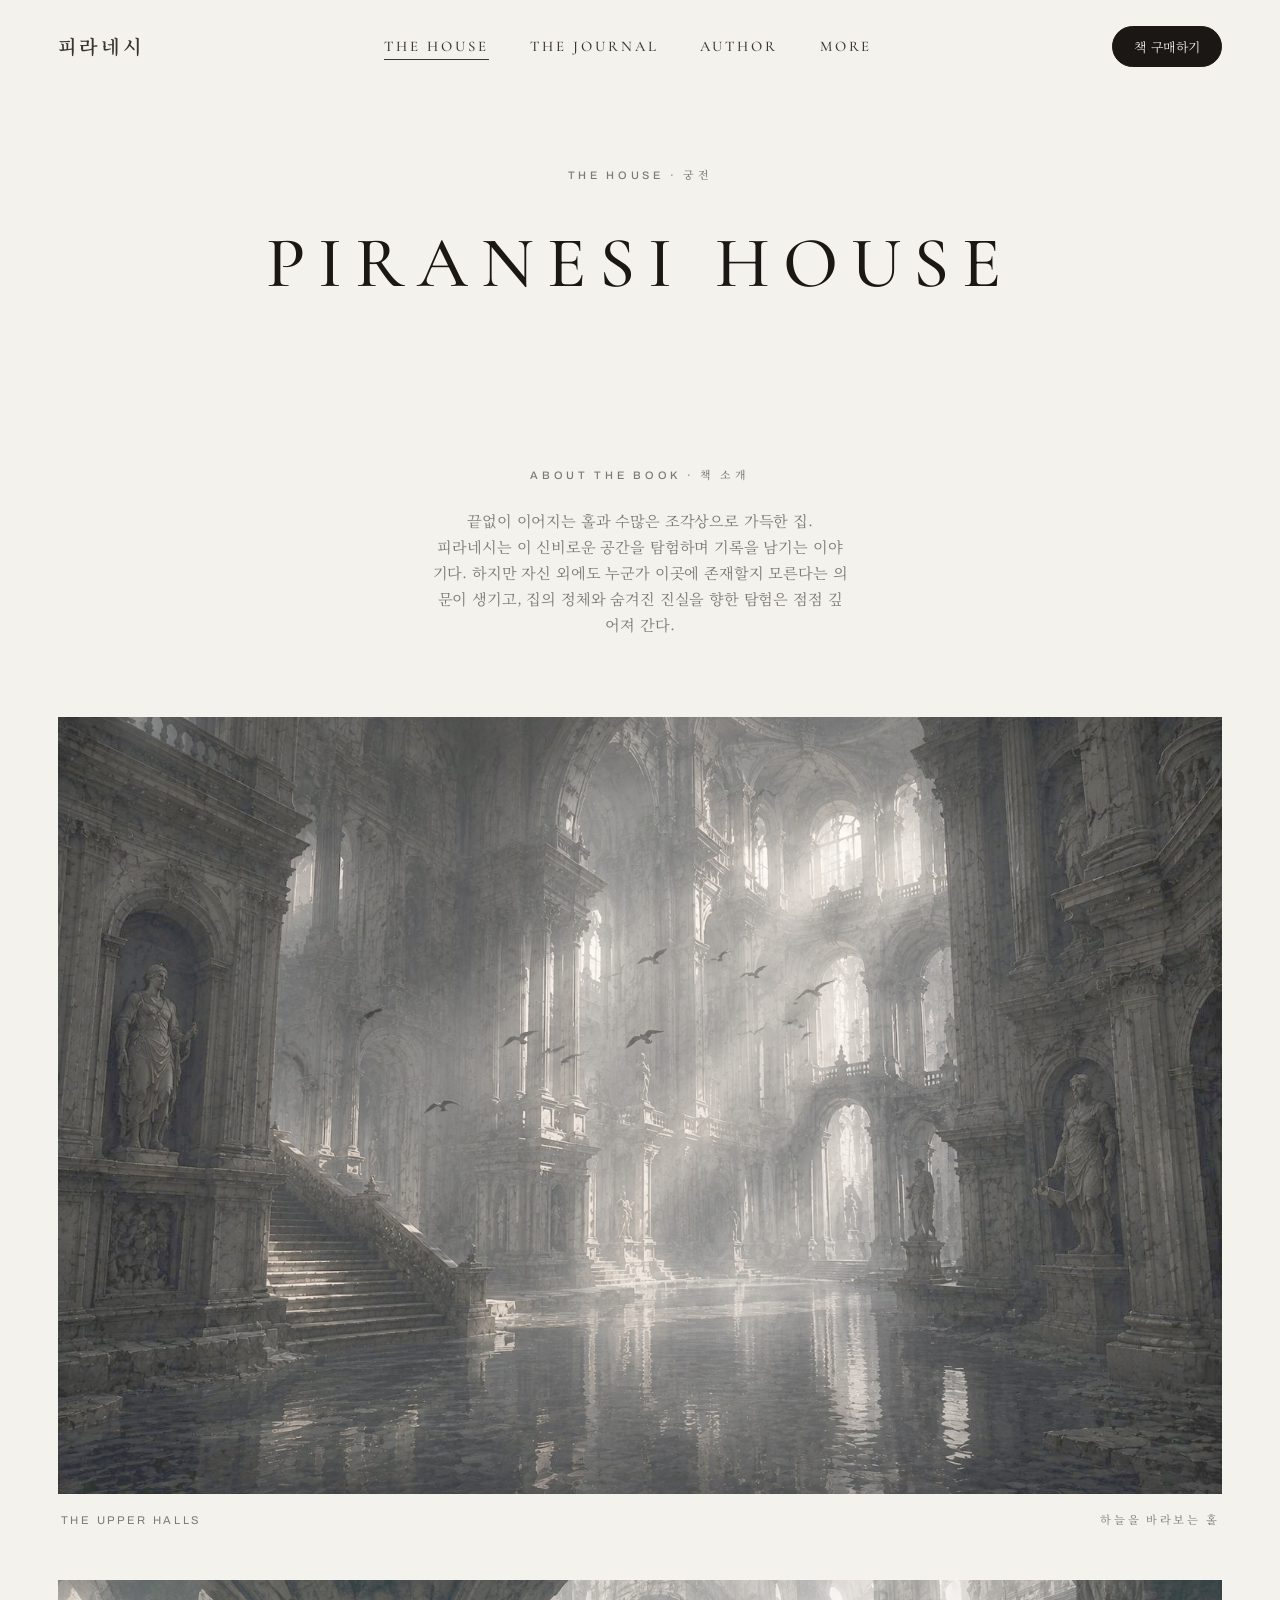
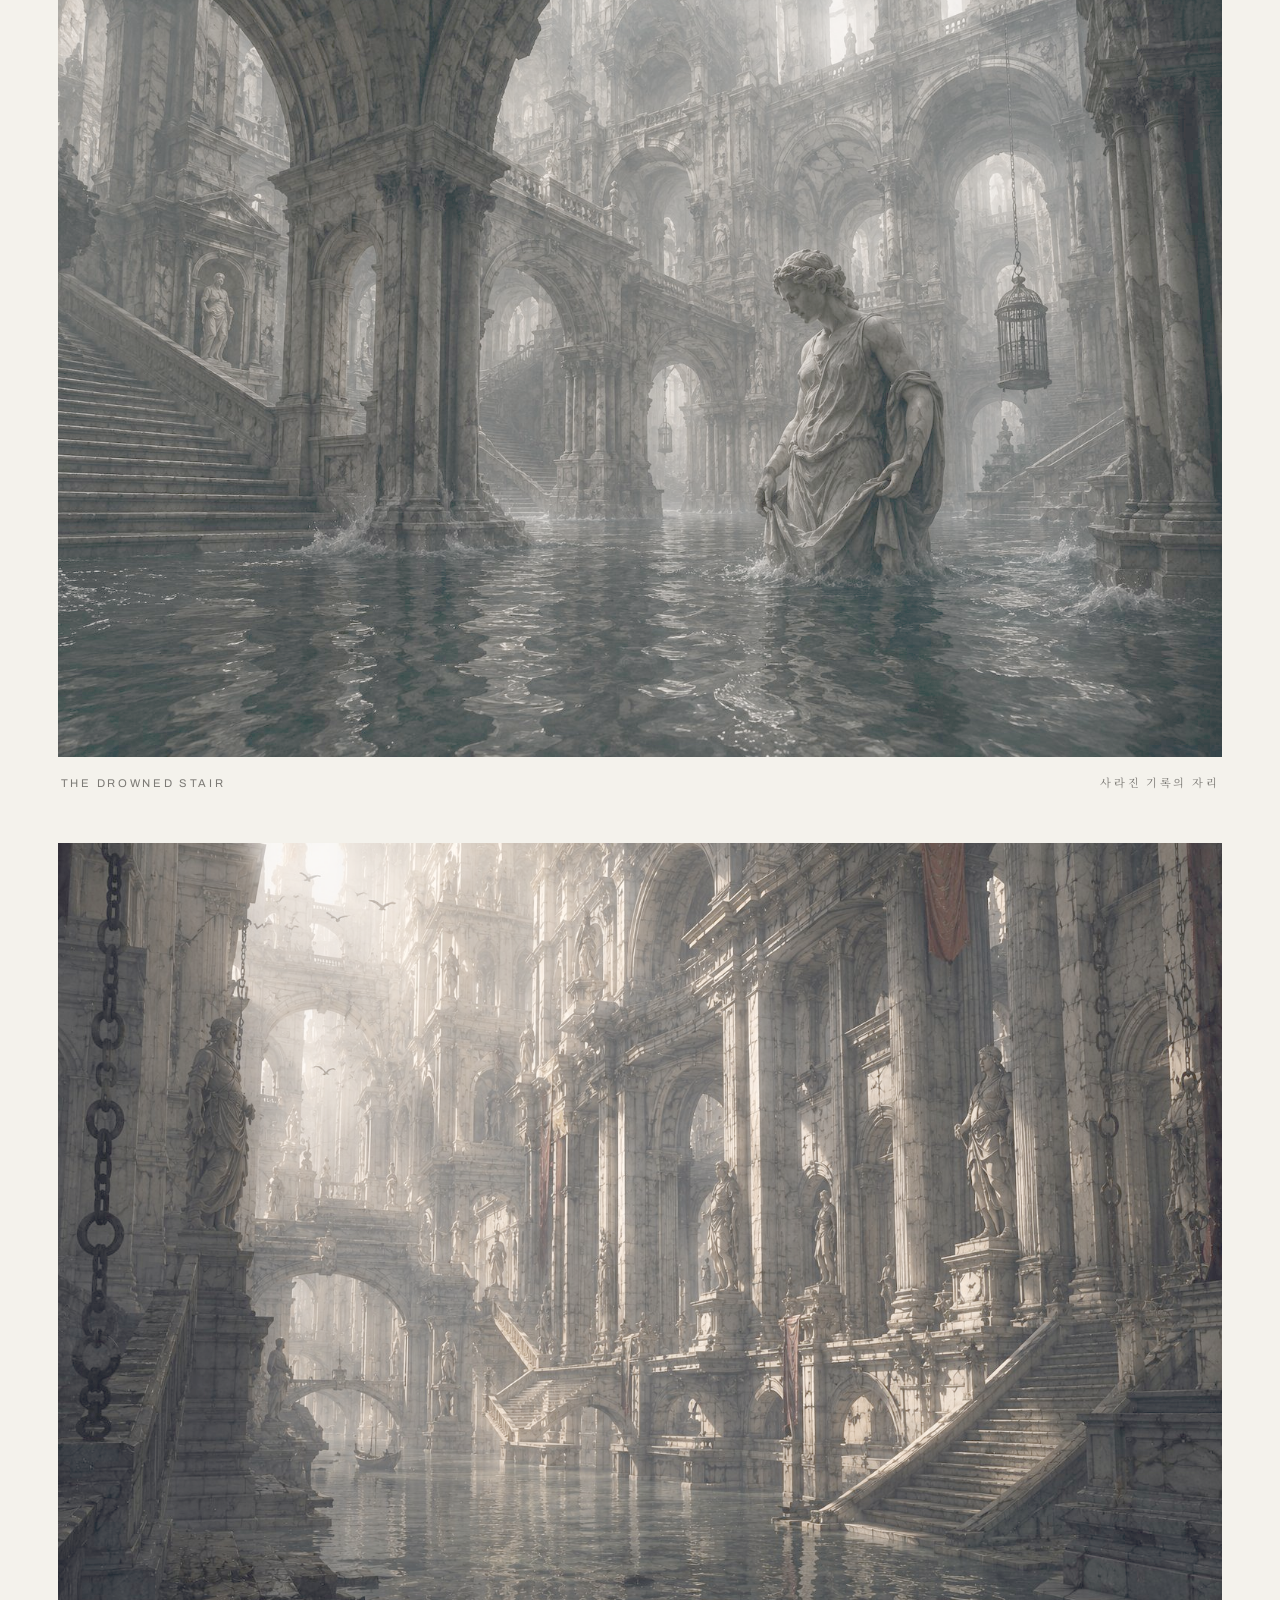
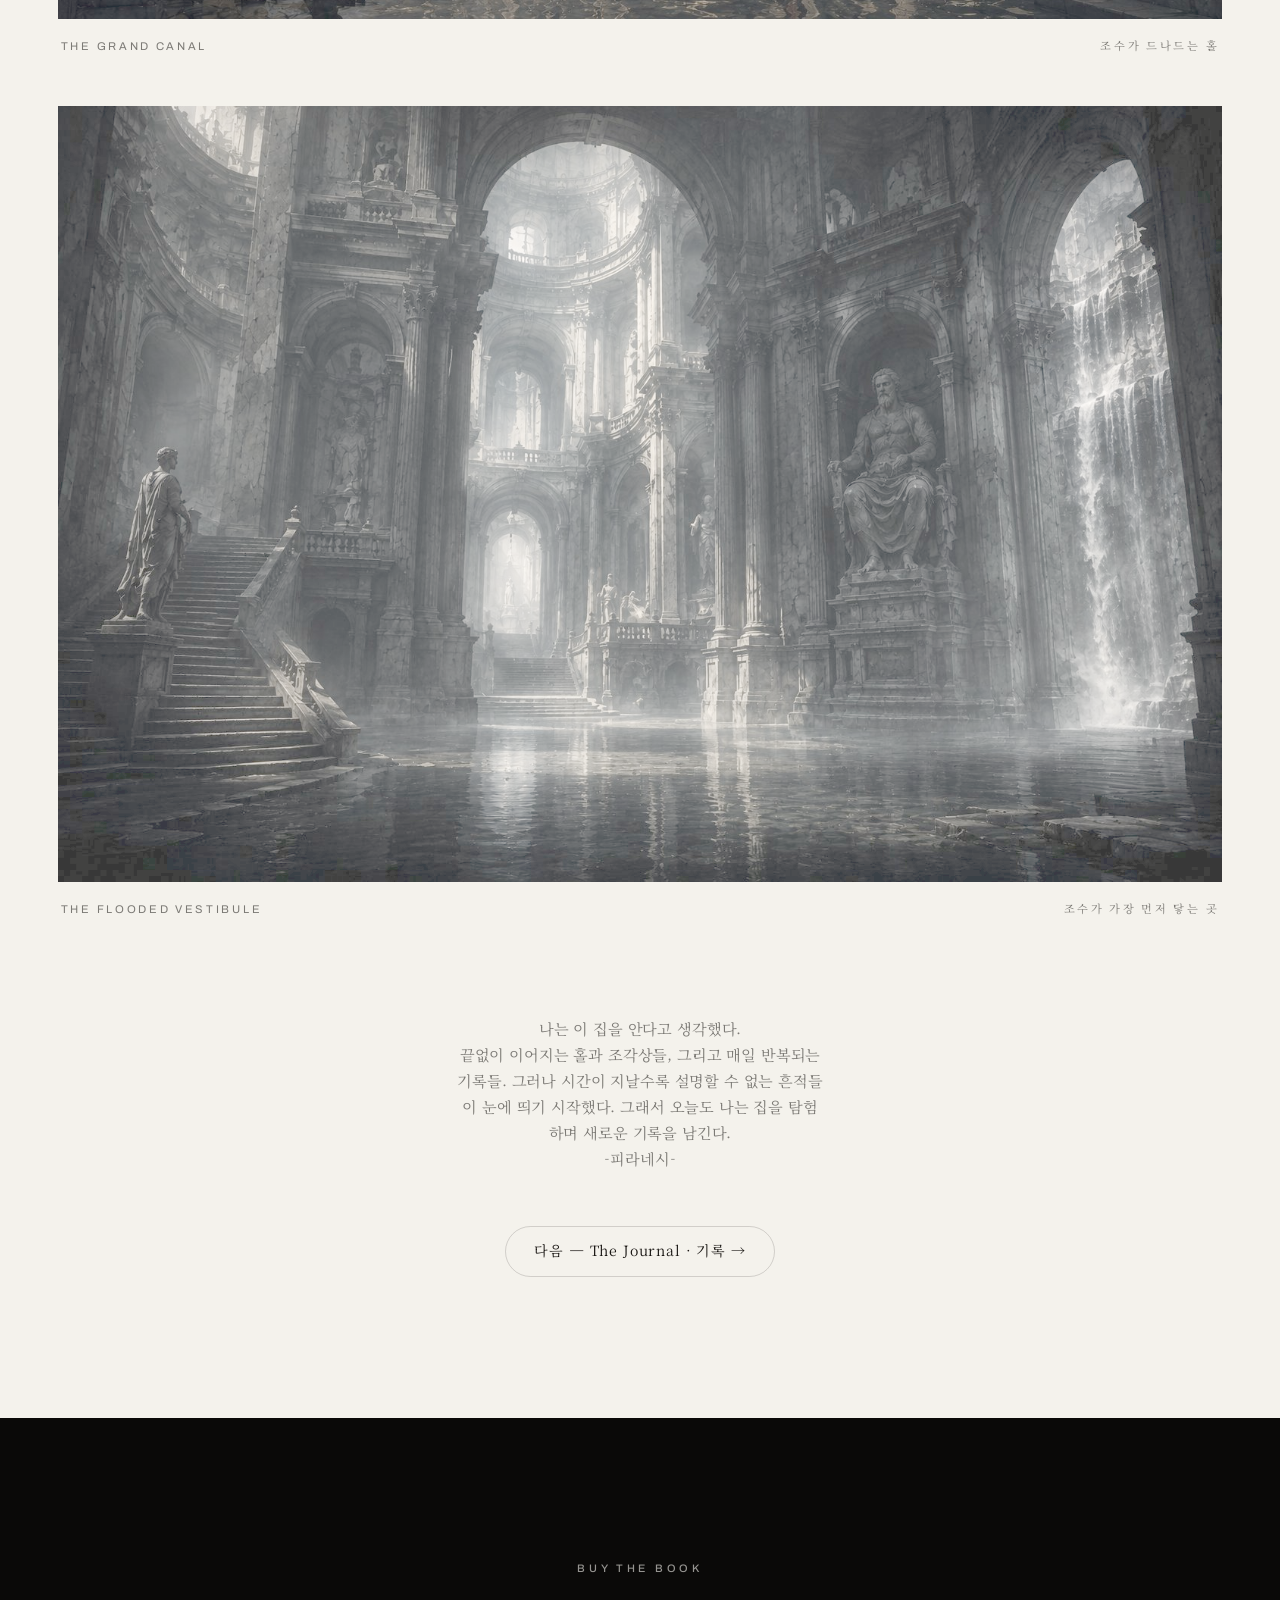
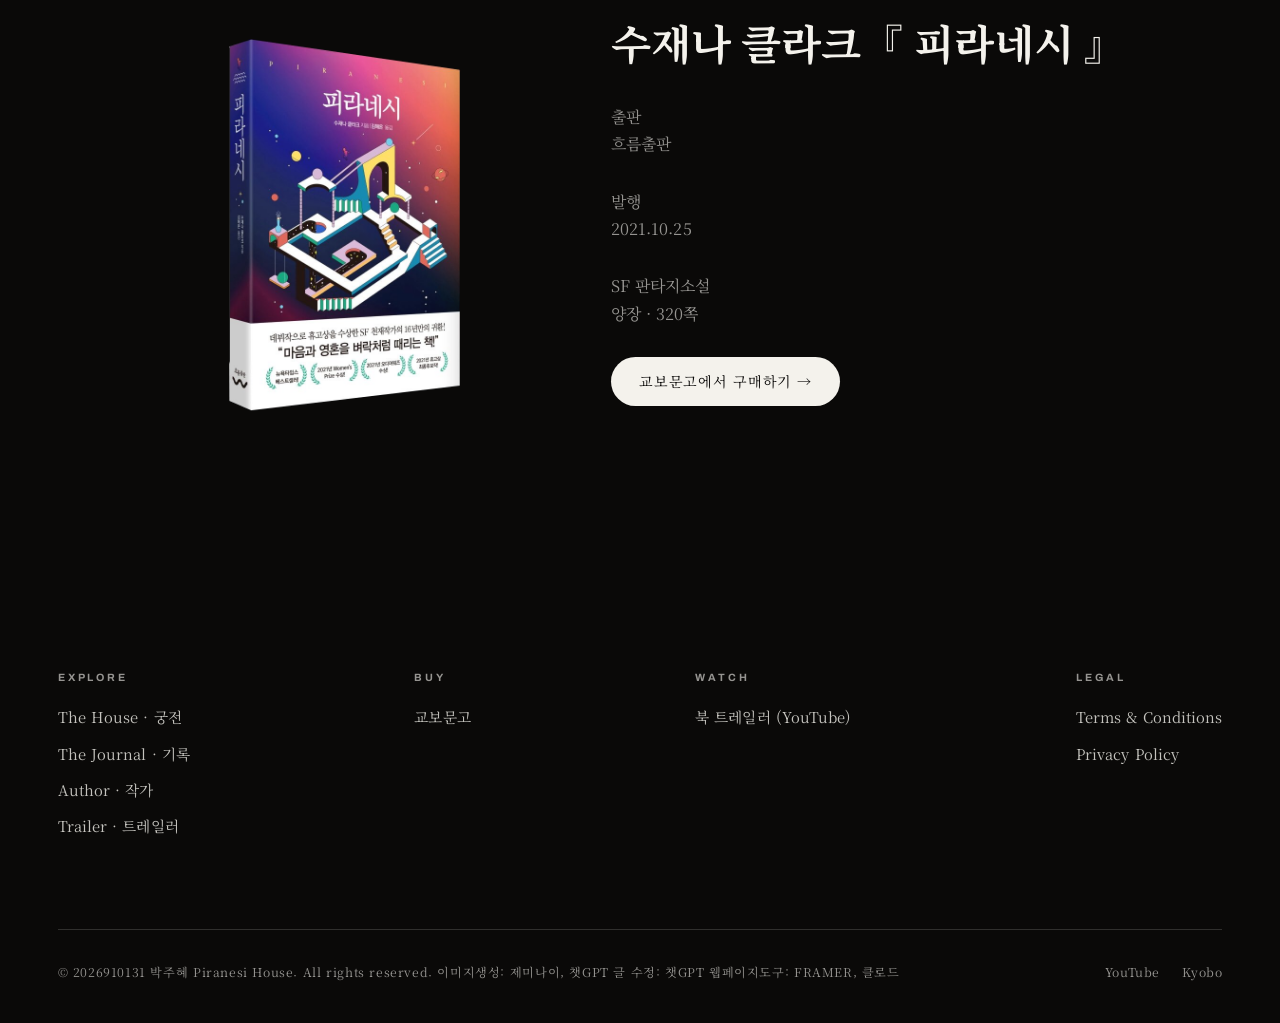
<file: house.html>
<!DOCTYPE html>
<html lang="ko">
<head>
  <meta charset="UTF-8" />
  <meta name="viewport" content="width=device-width, initial-scale=1.0" />
  <title>The House · 궁전 — PIRANESI</title>
  <meta name="description" content="피라네시의 집. 빛이 스미는 무한한 홀과 조수에 잠긴 계단." />
  <link rel="preconnect" href="https://fonts.googleapis.com" />
  <link rel="preconnect" href="https://fonts.gstatic.com" crossorigin />
  <link href="https://fonts.googleapis.com/css2?family=Archivo:wght@400;500;600&family=Cormorant+Garamond:ital,wght@0,400;0,500;0,600;1,400;1,500&family=Noto+Serif+KR:wght@400;500;600&display=swap" rel="stylesheet" />
  <link rel="stylesheet" href="css/style.css" />
</head>
<body>

  <!-- ===== NAV ===== -->
  <nav class="nav nav--scrolled">
    <a href="index.html" class="nav__brand">피라네시</a>
    <ul class="nav__links">
      <li><a href="house.html" aria-current="page">The House</a></li>
      <li><a href="journal.html">The Journal</a></li>
      <li><a href="index.html#author">Author</a></li>
      <li><a href="index.html#trailer">More</a></li>
    </ul>
    <a href="https://product.kyobobook.co.kr/detail/S000001029413" target="_blank" rel="noopener noreferrer" class="nav__cta">책 구매하기</a>
    <button class="nav__toggle" aria-label="메뉴 열기">MENU</button>
  </nav>

  <main>
    <!-- ===== HOUSE HERO ===== -->
    <section class="house-hero container">
      <span class="eyebrow" data-reveal>The House · 궁전</span>
      <h1 data-reveal data-delay="1">PIRANESI HOUSE</h1>
    </section>

    <!-- ===== ABOUT THE BOOK (책 소개) ===== -->
    <section class="section intro container" style="padding-bottom:0">
      <span class="eyebrow" data-reveal>About the Book · 책 소개</span>
      <p class="intro__text" data-reveal data-delay="1" style="margin-top:1.5rem; max-width:52ch">
        끝없이 이어지는 홀과 수많은 조각상으로 가득한 집.<br> 피라네시는 이 신비로운 공간을 탐험하며
        기록을 남기는 이야기다. 하지만 자신 외에도 누군가 이곳에 존재할지 모른다는 의문이 생기고,
        집의 정체와 숨겨진 진실을 향한 탐험은 점점 깊어져 간다.
      </p>
    </section>

    <!-- ===== STACKED GALLERY ===== -->
    <section class="section container" style="padding-top:0">
      <div class="gallery-stack">
        <figure data-reveal>
          <img src="assets/img/hall-birds.png" alt="새들이 날아오르는 상층의 홀" />
          <figcaption><span>The Upper Halls</span><span>하늘을 바라보는 홀</span></figcaption>
        </figure>
        <figure data-reveal>
          <img src="assets/img/hall-statue.png" alt="옥좌에 앉은 조각상과 폭포" />
          <figcaption><span>The Drowned Stair</span><span>사라진 기록의 자리</span></figcaption>
        </figure>
        <figure data-reveal>
          <img src="assets/img/hall-chains.png" alt="사슬이 드리운 대운하의 홀" />
          <figcaption><span>The Grand Canal</span><span>조수가 드나드는 홀</span></figcaption>
        </figure>
        <figure data-reveal>
          <img src="assets/img/hall-waterfall.png" alt="물에 잠긴 폭포의 홀" />
          <figcaption><span>The Flooded Vestibule</span><span>조수가 가장 먼저 닿는 곳</span></figcaption>
        </figure>
      </div>
      <div style="text-align:center; margin-top:clamp(3rem,7vw,5rem)" data-reveal>
        <p class="intro__text" data-reveal data-delay="2" style="margin-top:1.5rem">
        나는 이 집을 안다고 생각했다. <br>
        끝없이 이어지는 홀과 조각상들, 그리고 매일 반복되는 기록들.
        그러나 시간이 지날수록 설명할 수 없는 흔적들이 눈에 띄기 시작했다.
        그래서 오늘도 나는 집을 탐험하며 새로운 기록을 남긴다.<br>
        -피라네시-
      </p>
      <br>
      <br>
        <a href="journal.html" class="btn btn--ghost">다음 — The Journal · 기록 →</a>
      </div>
    </section>
  </main>

    <section id="buy" class="theme-dark section buy">
    <div class="container">
      <span class="eyebrow" data-reveal>Buy the Book</span>
      <div class="buy__grid">
        <a class="book book--mockup" data-reveal href="https://product.kyobobook.co.kr/detail/S000001029413" target="_blank" rel="noopener noreferrer" aria-label="교보문고에서 피라네시 구매">
          <img class="book__img" src="assets/img/book-cover.png" alt="피라네시 책 표지 — 수재나 클라크 지음, 김해온 옮김, 흐름출판" />
        </a>
        <div class="buy__info" data-reveal data-delay="1">
          <h3>수재나 클라크『 피라네시 』</h3>
          <p>출판<br />흐름출판</p>
          <p>발행<br />2021.10.25</p>
          <p>SF 판타지소설<br />양장 · 320쪽</p>
          <a href="https://product.kyobobook.co.kr/detail/S000001029413" target="_blank" rel="noopener noreferrer" class="btn btn--solid">교보문고에서 구매하기 →</a>
          <div class="buy__stores">
          </div>
        </div>
      </div>
    </div>
  </section>


  <!-- ===== FOOTER ===== -->
  <footer class="footer">
    <div class="container">
      <div class="footer__cols">
        <div class="footer__col">
          <h4>Explore</h4>
          <a href="house.html">The House · 궁전</a>
          <a href="journal.html">The Journal · 기록</a>
          <a href="index.html#author">Author · 작가</a>
          <a href="index.html#trailer">Trailer · 트레일러</a>
        </div>
        <div class="footer__col">
          <h4>Buy</h4>
          <a href="https://product.kyobobook.co.kr/detail/S000001029413" target="_blank" rel="noopener noreferrer">교보문고</a>
        </div>
        <div class="footer__col">
          <h4>Watch</h4>
          <a href="https://www.youtube.com/watch?v=UggPg6CHNbs" target="_blank" rel="noopener noreferrer">북 트레일러 (YouTube)</a>
        </div>
        <div class="footer__col">
          <h4>Legal</h4>
          <a href="#">Terms &amp; Conditions</a>
          <a href="#">Privacy Policy</a>
        </div>
      </div>
      <div class="footer__bottom">
        <span>© 2026910131 박주혜 Piranesi House. All rights reserved. 이미지생성: 제미나이, 챗GPT 글 수정: 챗GPT 웹페이지도구: FRAMER, 클로드</span>
        <div class="footer__social">
          <a href="https://www.youtube.com/watch?v=UggPg6CHNbs" target="_blank" rel="noopener noreferrer" class="link">YouTube</a>
          <a href="https://product.kyobobook.co.kr/detail/S000001029413" target="_blank" rel="noopener noreferrer" class="link">Kyobo</a>
        </div>
      </div>
    </div>
  </footer>

  <script src="js/main.js"></script>
</body>
</html>
</file>
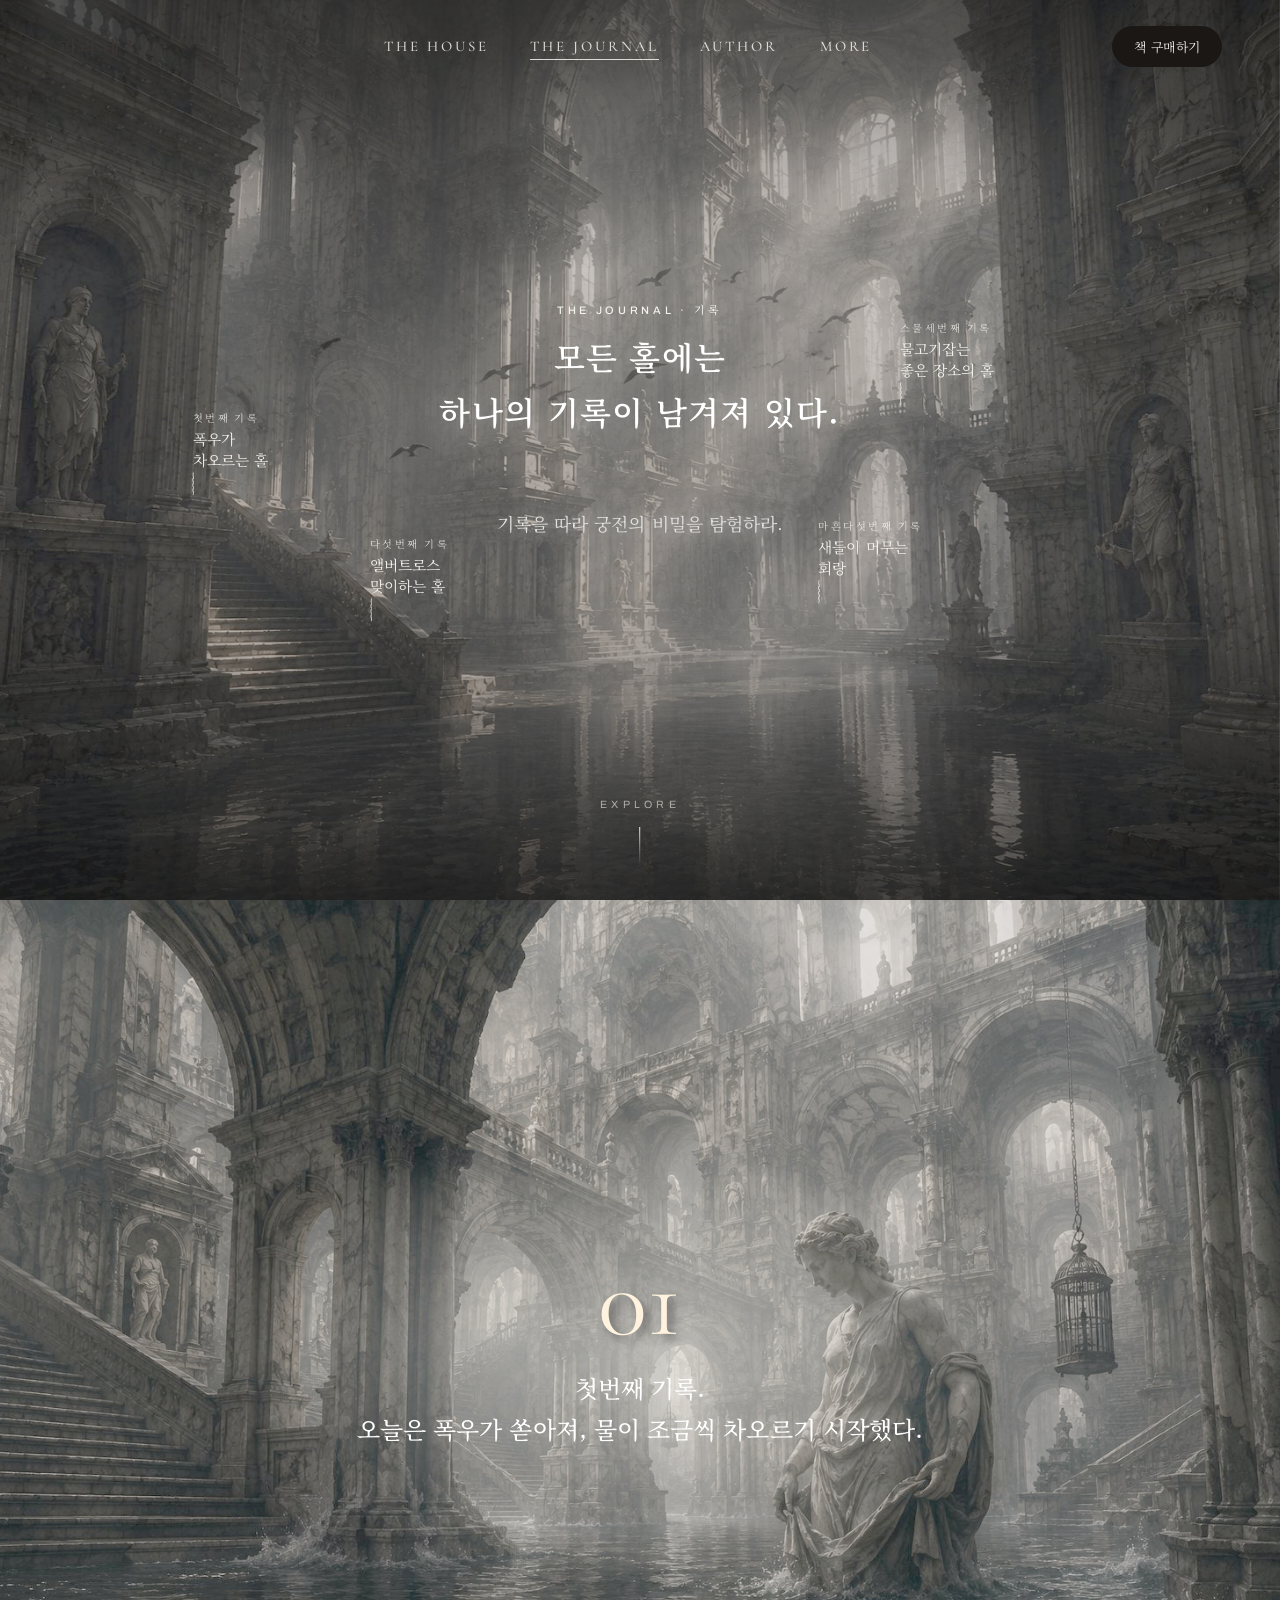
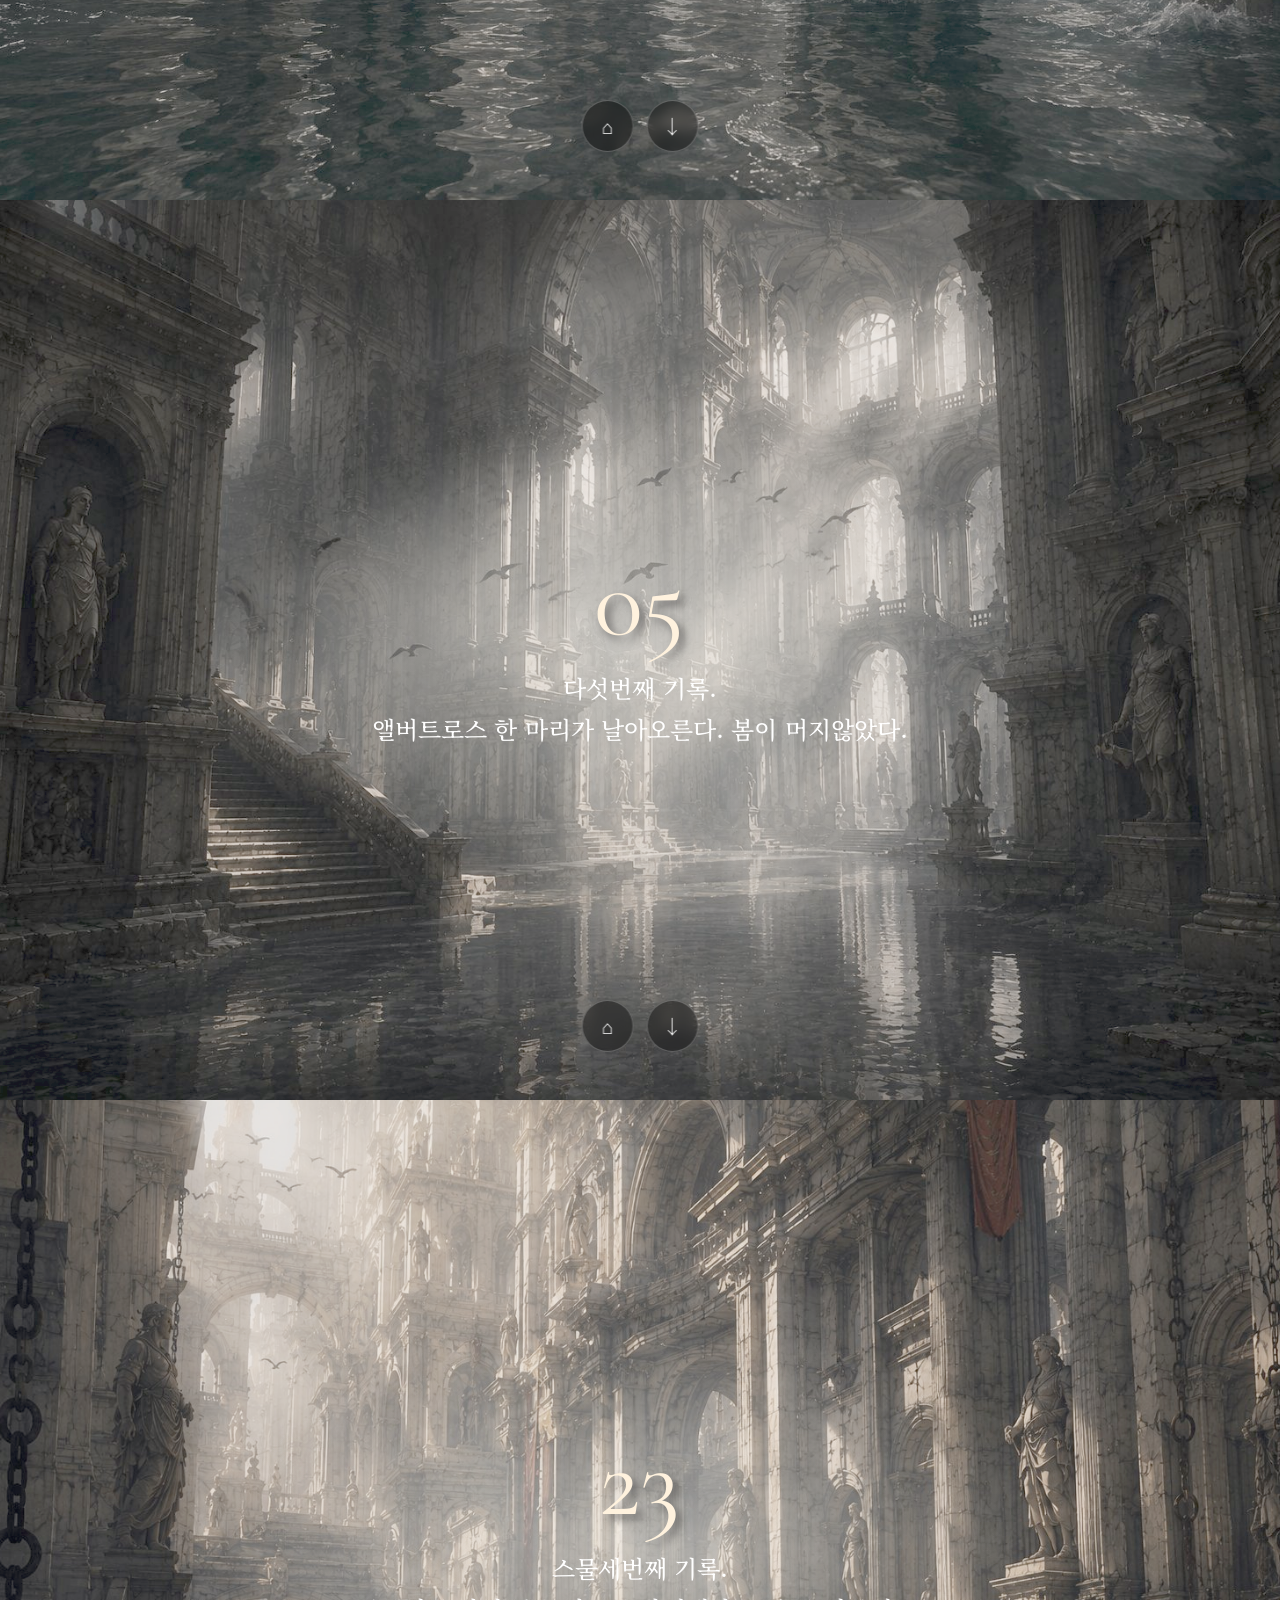
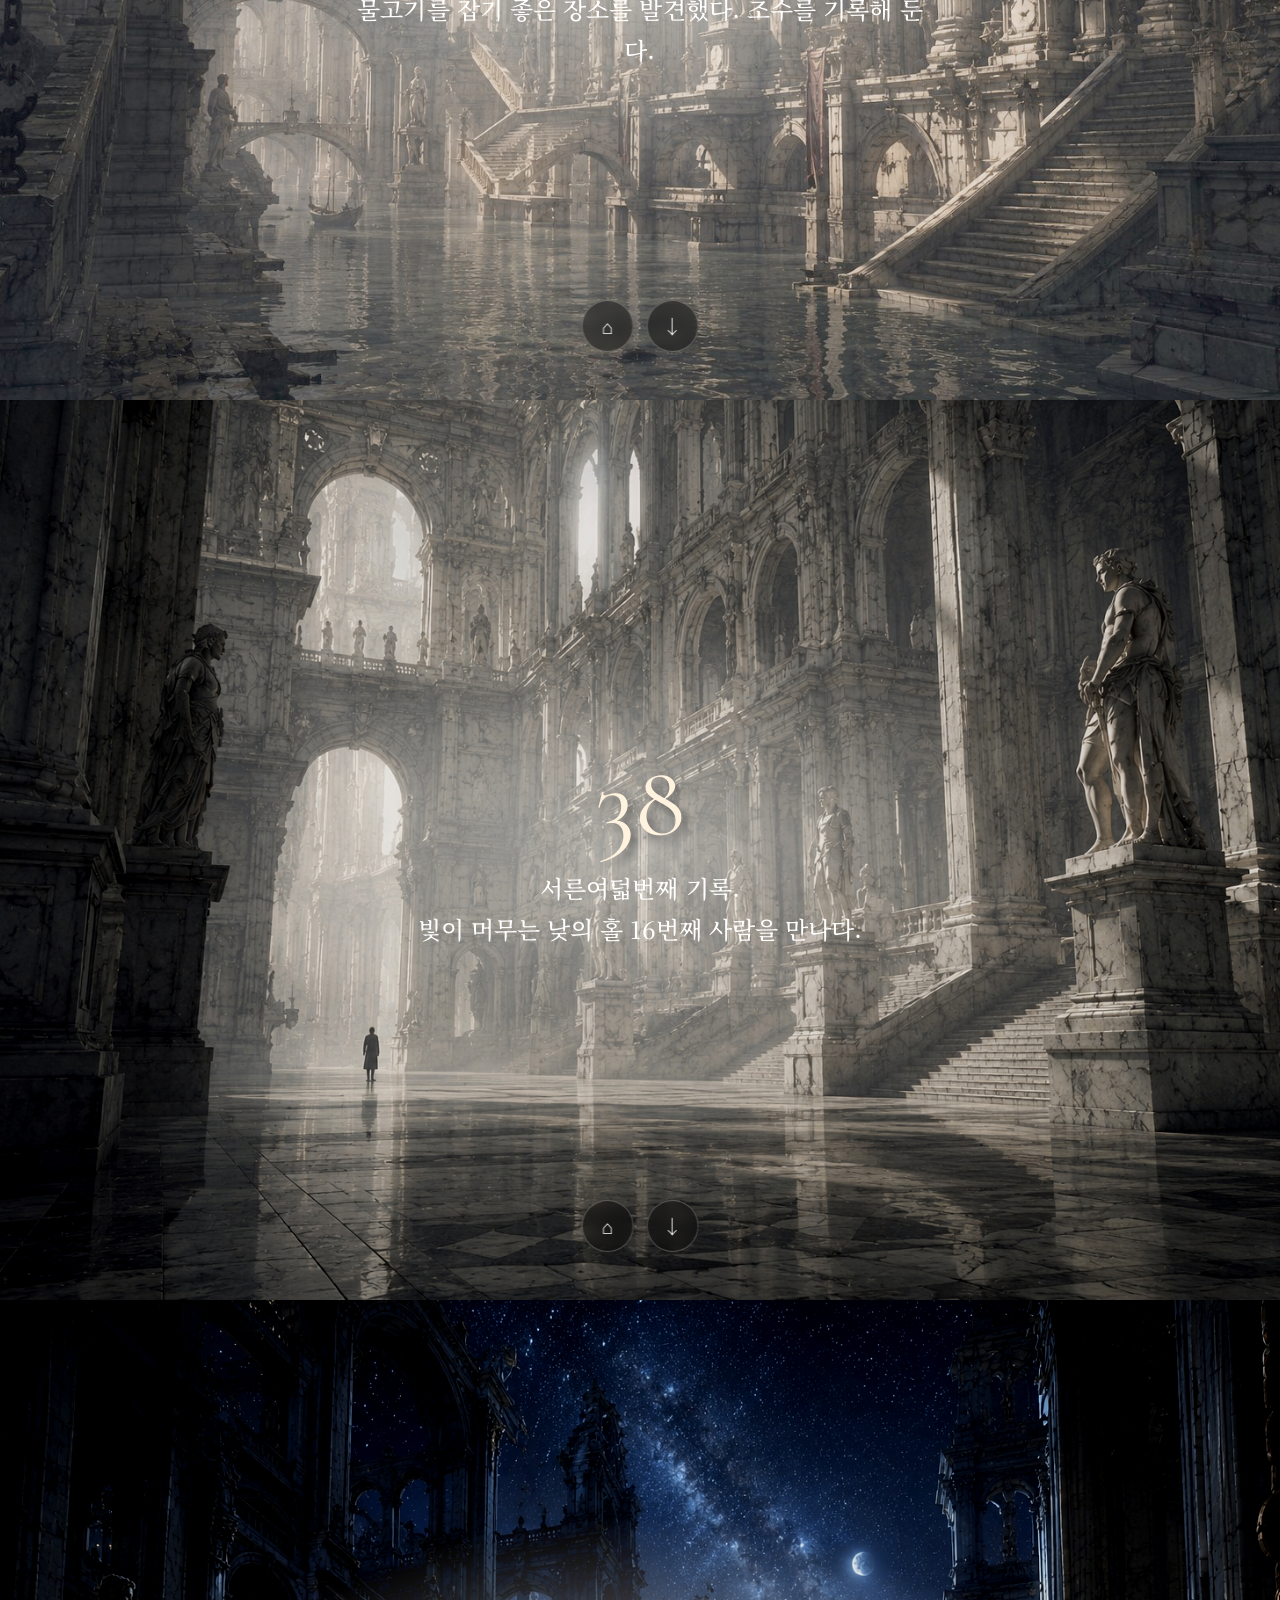
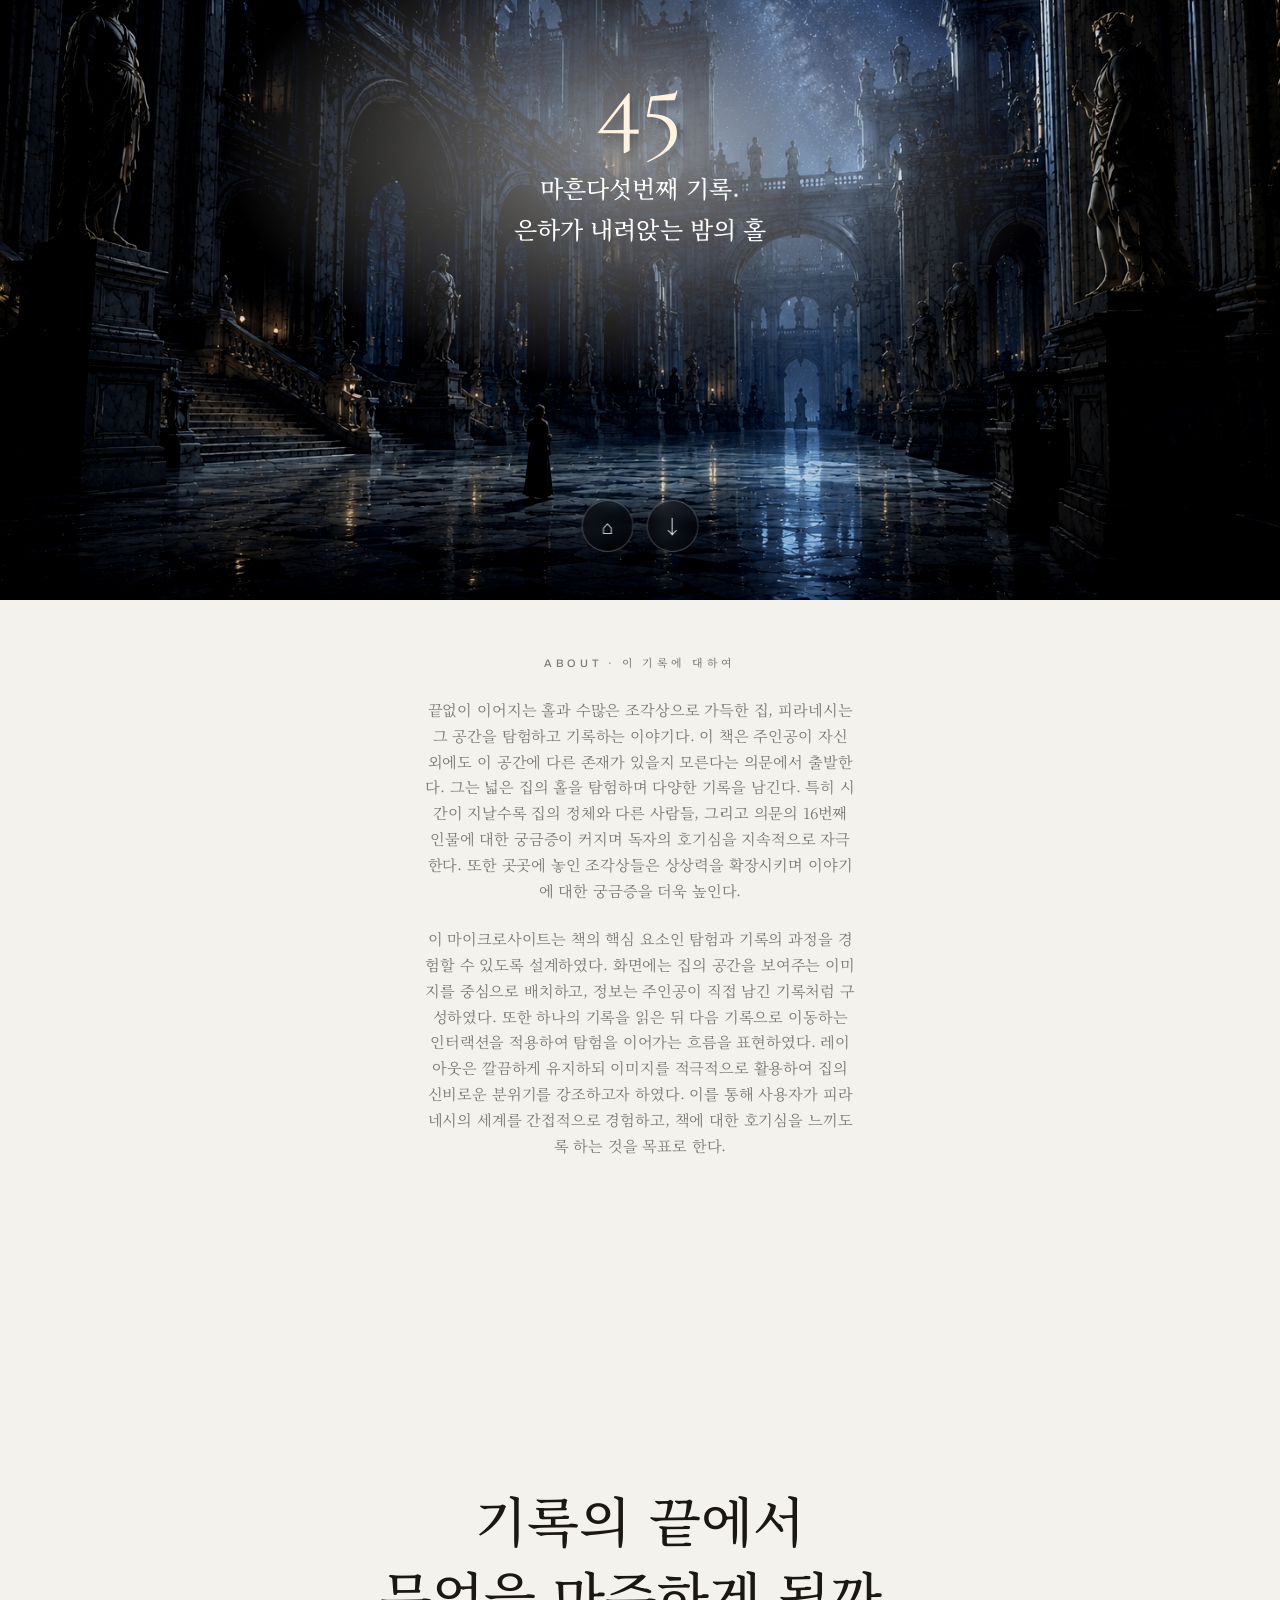
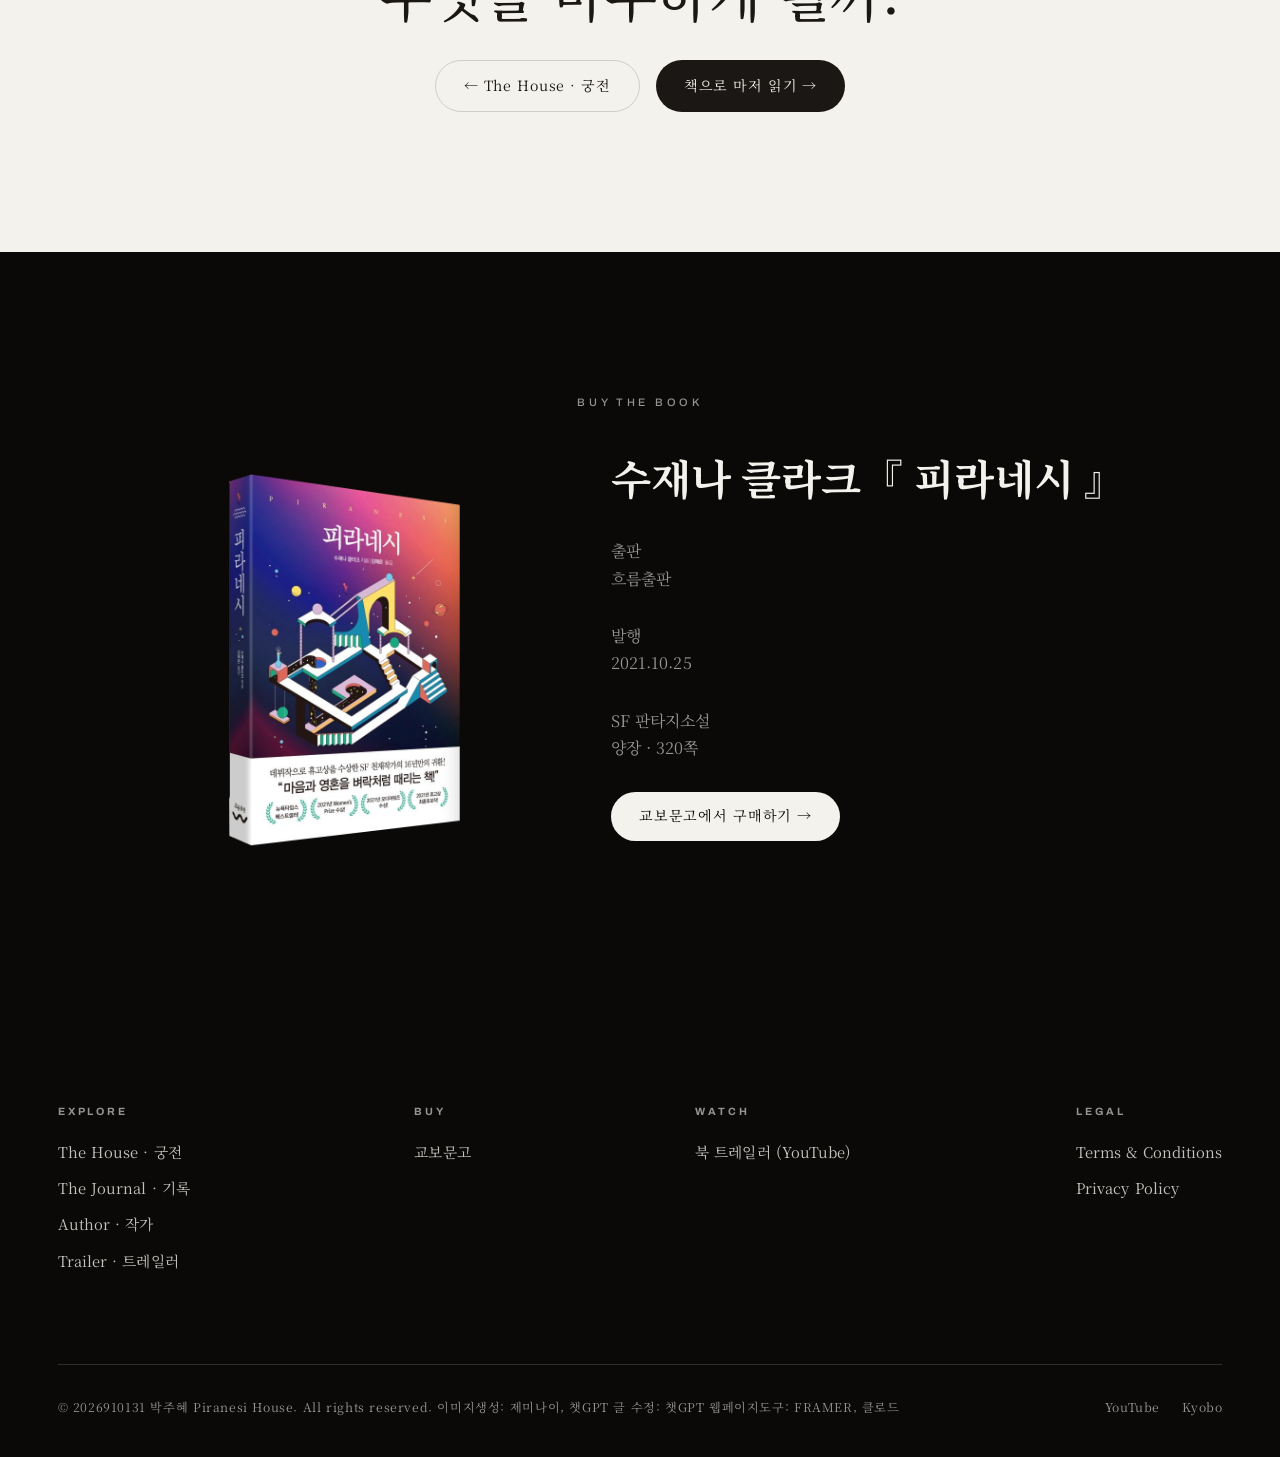
<file: journal.html>
<!DOCTYPE html>
<html lang="ko">
<head>
  <meta charset="UTF-8" />
  <meta name="viewport" content="width=device-width, initial-scale=1.0" />
  <title>The Journal · 기록 — PIRANESI</title>
  <meta name="description" content= "모든 홀에는 하나의 기록이 남겨져 있다. 기록을 따라 궁전의 비밀을 탐험하라." />
  <link rel="preconnect" href="https://fonts.googleapis.com" />
  <link rel="preconnect" href="https://fonts.gstatic.com" crossorigin />
  <link href="https://fonts.googleapis.com/css2?family=Archivo:wght@400;500;600&family=Cormorant+Garamond:ital,wght@0,400;0,500;0,600;1,400;1,500&family=Noto+Serif+KR:wght@400;500;600&display=swap" rel="stylesheet" />
  <link rel="stylesheet" href="css/style.css" />
</head>
<body>
  <div class="dive-veil" aria-hidden="true"></div>

  <!-- ===== NAV ===== -->
  <nav class="nav nav--hero-dark">
    <a href="index.html" class="nav__brand">피라네시</a>
    <ul class="nav__links">
      <li><a href="house.html">The House</a></li>
      <li><a href="journal.html" aria-current="page">The Journal</a></li>
      <li><a href="index.html#author">Author</a></li>
      <li><a href="index.html#trailer">More</a></li>
    </ul>
    <a href="https://product.kyobobook.co.kr/detail/S000001029413" target="_blank" rel="noopener noreferrer" class="nav__cta">책 구매하기</a>
    <button class="nav__toggle" aria-label="메뉴 열기">MENU</button>
  </nav>

  <!-- ===== JOURNAL HERO (마커) ===== -->
  <header class="hero hero--dark">
    <img class="hero__bg" data-parallax="0.25" src="assets/img/hall-birds.png" alt="홀로 선 인물이 바라보는 빛의 홀" />
    <div class="journal-markers">

  

      <a class="marker" href="#hall-01" data-target="#hall-01" style="top:50%; left:18%">
        <span class="marker__no">첫번째 기록</span>
        <p class="marker__name">폭우가<br />차오르는 홀</p>
        <span class="marker__dot"></span>
      </a>
      <a class="marker marker--hide-sm" href="#hall-05" data-target="#hall-05" style="top:64%; left:32%">
        <span class="marker__no">다섯번째 기록</span>
        <p class="marker__name">앨버트로스<br />맞이하는 홀</p>
        <span class="marker__dot"></span>
      </a>
      <a class="marker" href="#hall-23" data-target="#hall-23" style="top:40%; left:74%">
        <span class="marker__no">스물세번째 기록</span>
        <p class="marker__name">물고기잡는<br />좋은 장소의 홀</p>
        <span class="marker__dot"></span>
      </a>
      <a class="marker marker--hide-sm" href="#hall-45" data-target="#hall-45" style="top:62%; left:68%">
        <span class="marker__no">마흔다섯번째 기록</span>
        <p class="marker__name">새들이 머무는<br />회랑</p>
        <span class="marker__dot"></span>
      </a>
    </div>
    <div class="hero__inner">
      <span class="eyebrow">The Journal · 기록</span>
     <!-- 작게 -->
<h1 class="hero__title" style="font-size:clamp(1rem,2.5vw,2rem); letter-spacing:.04em; font-weight:600">모든 홀에는<br />하나의 기록이 남겨져 있다.</h1>
      <p class="hero__sub">기록을 따라 궁전의 비밀을 탐험하라.</p>
    </div>
    <div class="hero__scroll">Explore</div>
  </header>

  <!-- ===== SCROLL HALLS (밝은 신성 톤) ===== -->
  <main>
    <section class="hall" id="hall-01">
      <img class="hall__bg" src="assets/img/hall-statue.png" alt="빛이 스며드는 홀" />
      <div class="hall__inner" data-reveal>
        <div class="hall__no">01</div>
        <p class="hall__line">첫번째 기록.<br />오늘은 폭우가 쏟아져, 물이 조금씩 차오르기 시작했다.</p>
      </div>
        <div class="hall__nav">
        <button class="hall__btn" data-action="home" aria-label="메인으로">⌂</button>
        <button class="hall__btn" data-action="next" aria-label="다음 기록">↓</button>
      </div>
    </section>

    <section class="hall" id="hall-05">
      <img class="hall__bg" src="assets/img/hall-birds.png" alt="새들이 날아오르는 홀" />
      <div class="hall__inner" data-reveal>
        <div class="hall__no">05</div>
        <p class="hall__line">다섯번째 기록.<br />앨버트로스 한 마리가 날아오른다. 봄이 머지않았다.</p>
      </div>
      <div class="hall__nav">
        <button class="hall__btn" data-action="home" aria-label="메인으로">⌂</button>
        <button class="hall__btn" data-action="next" aria-label="다음 기록">↓</button>
      </div>
    </section>

    <section class="hall" id="hall-23">
      <img class="hall__bg" src="assets/img/hall-chains.png" alt="사슬이 드리운 대운하" />
      <div class="hall__inner" data-reveal>
        <div class="hall__no">23</div>
        <p class="hall__line">스물세번째 기록.<br />물고기를 잡기 좋은 장소를 발견했다. 조수를 기록해 둔다.</p>
      </div>
      <div class="hall__nav">
        <button class="hall__btn" data-action="home" aria-label="메인으로">⌂</button>
        <button class="hall__btn" data-action="next" aria-label="다음 기록">↓</button>
      </div>
    </section>

      <section class="hall" id="hall-38">
      <img class="hall__bg" src="assets/img/02.png" alt="사슬이 드리운 대운하" />
      <div class="hall__inner" data-reveal>
        <div class="hall__no">38</div>
        <p class="hall__line">서른여덟번째 기록.<br />빛이 머무는 낮의 홀 16번째 사람을 만나다.</p>
      </div>
      <div class="hall__nav">
        <button class="hall__btn" data-action="home" aria-label="메인으로">⌂</button>
        <button class="hall__btn" data-action="next" aria-label="다음 기록">↓</button>
      </div>
    </section>

      <section class="hall" id="hall-45">
      <img class="hall__bg" src="assets/img/01.png" alt="사슬이 드리운 대운하" />
      <div class="hall__inner" data-reveal>
        <div class="hall__no">45</div>
        <p class="hall__line">마흔다섯번째 기록.<br /> 은하가 내려앉는 밤의 홀</p>
      </div>
      <div class="hall__nav">
        <button class="hall__btn" data-action="home" aria-label="메인으로">⌂</button>
        <button class="hall__btn" data-action="next" aria-label="다음 기록">↓</button>
      </div>
    </section>

    <br>
    <br>
    <!-- ===== 사이트 · 책 소개 (이미지 다음에 등장) ===== -->
    <section class="section intro container" style="padding-top:0">
      <span class="eyebrow" data-reveal>About · 이 기록에 대하여</span>
      <p class="intro__text" data-reveal data-delay="1" style="margin-top:1.5rem; max-width:54ch">
        끝없이 이어지는 홀과 수많은 조각상으로 가득한 집, 피라네시는 그 공간을 탐험하고 기록하는 이야기다.
        이 책은 주인공이 자신 외에도 이 공간에 다른 존재가 있을지 모른다는 의문에서 출발한다.
        그는 넓은 집의 홀을 탐험하며 다양한 기록을 남긴다. 특히 시간이 지날수록 집의 정체와 다른 사람들,
        그리고 의문의 16번째 인물에 대한 궁금증이 커지며 독자의 호기심을 지속적으로 자극한다.
        또한 곳곳에 놓인 조각상들은 상상력을 확장시키며 이야기에 대한 궁금증을 더욱 높인다.
      </p>
      <p class="intro__text" data-reveal data-delay="2" style="margin-top:1.4rem; max-width:54ch">
        이 마이크로사이트는 책의 핵심 요소인 탐험과 기록의 과정을 경험할 수 있도록 설계하였다.
        화면에는 집의 공간을 보여주는 이미지를 중심으로 배치하고, 정보는 주인공이 직접 남긴 기록처럼 구성하였다.
        또한 하나의 기록을 읽은 뒤 다음 기록으로 이동하는 인터랙션을 적용하여 탐험을 이어가는 흐름을 표현하였다.
        레이아웃은 깔끔하게 유지하되 이미지를 적극적으로 활용하여 집의 신비로운 분위기를 강조하고자 하였다.
        이를 통해 사용자가 피라네시의 세계를 간접적으로 경험하고, 책에 대한 호기심을 느끼도록 하는 것을 목표로 한다.
      </p>
    </section>

    <!-- 다음 연결 -->
    <section class="section container" style="text-align:center">
      <span class="eyebrow" data-reveal>Continue</span>
      <h2 class="intro__title" data-reveal data-delay="1">기록의 끝에서<br />무엇을 마주하게 될까.</h2>
      <div data-reveal data-delay="2" style="display:flex; gap:1rem; justify-content:center; flex-wrap:wrap; margin-top:1rem">
        <a href="house.html" class="btn btn--ghost">← The House · 궁전</a>
        <a href="https://product.kyobobook.co.kr/detail/S000001029413" target="_blank" rel="noopener noreferrer" class="btn btn--solid">책으로 마저 읽기 →</a>
      </div>
    </section>
  </main>

      <section id="buy" class="theme-dark section buy">
    <div class="container">
      <span class="eyebrow" data-reveal>Buy the Book</span>
      <div class="buy__grid">
        <a class="book book--mockup" data-reveal href="https://product.kyobobook.co.kr/detail/S000001029413" target="_blank" rel="noopener noreferrer" aria-label="교보문고에서 피라네시 구매">
          <img class="book__img" src="assets/img/book-cover.png" alt="피라네시 책 표지 — 수재나 클라크 지음, 김해온 옮김, 흐름출판" />
        </a>
        <div class="buy__info" data-reveal data-delay="1">
          <h3>수재나 클라크『 피라네시 』</h3>
          <p>출판<br />흐름출판</p>
          <p>발행<br />2021.10.25</p>
          <p>SF 판타지소설<br />양장 · 320쪽</p>
          <a href="https://product.kyobobook.co.kr/detail/S000001029413" target="_blank" rel="noopener noreferrer" class="btn btn--solid">교보문고에서 구매하기 →</a>
          <div class="buy__stores">
          </div>
        </div>
      </div>
    </div>
  </section>


  <!-- ===== FOOTER ===== -->
  <footer class="footer">
    <div class="container">
      <div class="footer__cols">
        <div class="footer__col">
          <h4>Explore</h4>
          <a href="house.html">The House · 궁전</a>
          <a href="journal.html">The Journal · 기록</a>
          <a href="index.html#author">Author · 작가</a>
          <a href="index.html#trailer">Trailer · 트레일러</a>
        </div>
        <div class="footer__col">
          <h4>Buy</h4>
          <a href="https://product.kyobobook.co.kr/detail/S000001029413" target="_blank" rel="noopener noreferrer">교보문고</a>
        </div>
        <div class="footer__col">
          <h4>Watch</h4>
          <a href="https://www.youtube.com/watch?v=UggPg6CHNbs" target="_blank" rel="noopener noreferrer">북 트레일러 (YouTube)</a>
        </div>
        <div class="footer__col">
          <h4>Legal</h4>
          <a href="#">Terms &amp; Conditions</a>
          <a href="#">Privacy Policy</a>
        </div>
      </div>
      <div class="footer__bottom">
        <span>© 2026910131 박주혜 Piranesi House. All rights reserved. 이미지생성: 제미나이, 챗GPT 글 수정: 챗GPT 웹페이지도구: FRAMER, 클로드</span>
        <div class="footer__social">
          <a href="https://www.youtube.com/watch?v=UggPg6CHNbs" target="_blank" rel="noopener noreferrer" class="link">YouTube</a>
          <a href="https://product.kyobobook.co.kr/detail/S000001029413" target="_blank" rel="noopener noreferrer" class="link">Kyobo</a>
        </div>
      </div>
    </div>
  </footer>

  <script src="js/main.js"></script>
</body>
</html>
</file>
<file: css/style.css>
/* =============================================================
   PIRANESI HOUSE — Design System v3
   무드: Sacred / Ethereal / Luminous · 레이아웃: monopo-inspired editorial
   영문 서체: Cormorant Garamond 단일 통일 (날렵한 세리프)
   ============================================================= */

/* ---------- 1. Tokens ---------- */
:root {
  /* Palette — 밝은 본 화이트가 지배색, 텍스트는 따뜻한 근흑 */
  --paper:   #f4f2ec;   /* 지배 배경 */
  --paper-2: #eae6dc;   /* 섹션 교차용 살짝 진한 본 */
  --ink:     #1a1714;   /* 따뜻한 근흑 텍스트 */
  --ink-2:   #0a0908;   /* 풋터/앵커용 깊은 흑 */
  --muted:   rgba(26,23,20,.55);   /* 보조 텍스트 (라이트 위) */
  --muted-d: rgba(244,242,236,.6); /* 보조 텍스트 (다크 위) */
  --line:    rgba(26,23,20,.16);   /* 라이트 헤어라인 */
  --line-d:  rgba(244,242,236,.16);
  --gold:    #b59b6e;   /* 신성한 온기 — 극소량 액센트 */
  --gold-d:  #78603e;   /* 워드마크용 짙은 앤티크 골드 */

  /* Type — 영문은 세리프 하나로 통일, 한글은 Noto Serif KR, 라벨류만 sans */
  --serif: "Cormorant Garamond", "Noto Serif KR", serif;
  --kr:    "Noto Serif KR", "Cormorant Garamond", serif;
  --sans:  "Archivo", "Noto Serif KR", sans-serif;

  /* Layout */
  --container: 1480px;
  --gutter: clamp(1.25rem, 4.5vw, 6rem);
  --section-y: clamp(5rem, 11vw, 12rem);
  --ease: cubic-bezier(.22, .61, .36, 1);
}

/* ---------- 2. Reset ---------- */
*, *::before, *::after { box-sizing: border-box; margin: 0; padding: 0; }
html { scroll-behavior: smooth; -webkit-text-size-adjust: 100%; }
body {
  background: var(--paper);
  color: var(--ink);
  font-family: var(--kr);
  line-height: 1.7;
  letter-spacing: .005em;
  overflow-x: hidden;
}
img { display: block; max-width: 100%; }
a { color: inherit; text-decoration: none; }
button { font: inherit; color: inherit; background: none; border: none; cursor: pointer; }

/* ---------- 3. Helpers ---------- */
.container { width: 100%; max-width: var(--container); margin-inline: auto; padding-inline: var(--gutter); }
.section { padding-block: var(--section-y); }
.theme-dark { background: var(--ink-2); color: var(--paper); }
.theme-dark .eyebrow { color: var(--muted-d); }
.theme-paper2 { background: var(--paper-2); }

/* 라벨 — monopo식 넓은 자간 대문자 그로테스크 */
.eyebrow {
  font-family: var(--sans);
  font-size: clamp(.66rem, .85vw, .78rem);
  font-weight: 500; letter-spacing: .34em; text-transform: uppercase;
  color: var(--muted); display: inline-block;
}
.display { font-family: var(--serif); font-weight: 500; line-height: 1.04; }
.display-kr { font-family: var(--kr); font-weight: 500; line-height: 1.42; }

/* ---------- 4. Buttons / Links ---------- */
.btn {
  display: inline-flex; align-items: center; gap: .7em;
  padding: .9em 2em; border-radius: 100px;
  font-family: var(--kr); font-size: .88rem; letter-spacing: .06em;
  transition: transform .4s var(--ease), background .4s var(--ease), color .4s var(--ease);
}
.btn--solid { background: var(--ink); color: var(--paper); }
.btn--solid:hover { transform: translateY(-2px); background: #312a23; }
.theme-dark .btn--solid { background: var(--paper); color: var(--ink-2); }
.btn--ghost { border: 1px solid var(--line); }
.btn--ghost:hover { background: var(--ink); color: var(--paper); border-color: var(--ink); }
.theme-dark .btn--ghost { border-color: var(--line-d); }
.theme-dark .btn--ghost:hover { background: var(--paper); color: var(--ink-2); }

/* 인라인 텍스트 링크 (밑줄 슬라이드) */
.link { position: relative; white-space: nowrap; }
.link::after { content:""; position:absolute; left:0; bottom:-2px; width:100%; height:1px; background:currentColor; transform:scaleX(0); transform-origin:left; transition:transform .4s var(--ease); }
.nav__links a.active::after {
  transform: scaleX(1);   /* width:100% → 이걸로 교체. hover와 같은 방식 */
}

/* =============================================================
   5. NAV
   ============================================================= */
.nav {
  position: fixed; inset: 0 0 auto 0; z-index: 100;
  display: flex; align-items: center; justify-content: space-between;
  padding: 1.6rem var(--gutter);
  transition: background .5s var(--ease), padding .5s var(--ease), color .5s var(--ease), border-color .5s var(--ease);
  border-bottom: 1px solid transparent;
}
.nav--scrolled {
  background: rgba(244,242,236,.78);
  backdrop-filter: blur(16px) saturate(1.1);
  border-bottom-color: var(--line);
  padding-block: 1.05rem;
}
.theme-dark .nav { color: var(--paper); }
.theme-dark .nav--scrolled { background: rgba(10,9,8,.6); border-bottom-color: var(--line-d); }

.nav__brand { color:#3a3533; font-family: var(--kr); font-size: 1.2rem; letter-spacing: .14em; font-weight: 600; }

/* 네비 링크 — 영문 통일 세리프(Cormorant Garamond). 세리프는 작아 보여 크기·자간 보정 */
.nav__links {
  display: flex; gap: 2.6rem; list-style: none;
  font-family: var(--serif); font-weight: 500;
  font-size: .92rem; letter-spacing: .2em; text-transform: uppercase;
}
.nav__links a { position: relative; opacity: .85; transition: opacity .3s; }
.nav__links a::after { content:""; position:absolute; left:0; bottom:-5px; width:100%; height:1px; background:currentColor; transform:scaleX(0); transform-origin:left; transition:transform .4s var(--ease); }
.nav__links a:hover { opacity: 1; }
.nav__links a:hover::after, .nav__links a[aria-current="page"]::after { transform: scaleX(1); }

.nav__cta {
  font-family: var(--kr);
  font-size: .8rem;
  letter-spacing: .04em;
  padding: .7em 1.6em;
  border-radius: 100px;

  background: var(--ink);          /* 평소에도 꽉 찬 배경 */
  color: var(--paper);             /* 어두운 배경 위 밝은 글자 */
  border: 1px solid var(--ink);    /* 테두리도 같은 톤으로 통일 */
  cursor: pointer;                 /* 손가락 커서 → 누르는 것 신호 */
  transition: transform .25s var(--ease), box-shadow .25s var(--ease), background .25s;
}

.nav__links a.active {
  color: var(--ink);              /* 또렷한 잉크색 */
  opacity: 1;
}
/* 은은한 밑줄을 원하면 ↓ 같이 */
.nav__links a.active::after {
  width: 100%;                    /* 평소 0 → active일 때 꽉 차게 (밑줄이 그어지는 느낌) */
}


.nav__cta:hover {
  background: #000;                /* 살짝 더 진하게 */
  transform: translateY(-2px);   
}  /* 살짝 떠오름 */
.nav__cta:active {
  transform: translateY(0);        /* 누르는 순간 다시 내려감 → '눌렸다'는 촉감 */
  box-shadow: 0 3px 10px rgba(0,0,0,.3);
}
.nav__cta:hover { background: var(--ink); color: var(--paper); }
.theme-dark .nav__cta:hover { background: var(--paper); color: var(--ink-2); }
.nav__toggle { display: none; font-family: var(--sans); font-size: .72rem; letter-spacing: .2em; }

/* 어두운 히어로(Journal) 위에서는 상단 내비를 밝게, 스크롤하면 라이트 내비로 복귀 */
.nav--hero-dark { color: var(--paper); }
.nav--hero-dark.nav--scrolled { color: var(--ink); background: rgba(244,242,236,.8); border-bottom-color: var(--line); }
.nav--hero-dark:not(.nav--scrolled) .nav__cta:hover { background: var(--paper); color: var(--ink-2); }

/* =============================================================
   6. HERO — 밝고 신성한
   ============================================================= */
.hero {
  position: relative; min-height: 100svh;
  display: grid; place-items: center; text-align: center;
  color: var(--ink); overflow: hidden; isolation: isolate;
}
.hero__bg { position:absolute; inset:0; z-index:-2; width:100%; height:100%; object-fit:cover; animation: slowZoom 28s var(--ease) forwards; }
.hero::after {
  content:""; position:absolute; inset:0; z-index:-1;
  background:
    radial-gradient(ellipse 60% 50% at 50% 42%, rgba(244,242,236,.28), transparent 70%),
    linear-gradient(to bottom, rgba(244,242,236,.34), rgba(244,242,236,.06) 30%, rgba(244,242,236,.05) 65%, rgba(244,242,236,.5));
}
@keyframes slowZoom { from{ transform: scale(1.07);} to{ transform: scale(1);} }
.hero__inner { max-width: 60rem; padding-inline: var(--gutter); }

/* 상단 라벨 '수재나 클라크 장편소설' — 기본 .eyebrow보다 확대 */
/* 저널 히어로 상단 라벨 'THE JOURNAL · 기록' — 가독성 보강 */
.hero--dark .eyebrow {
  color: #211b1b;             /* 불투명 흰색으로 (기존 반투명 회색 → 선명) */
  opacity: 1;
    /* 밝은 배경에서도 떠 보이게 */
}

/* 영문 워드마크 — 기본은 --kr, 홈 히어로에 한해 아래에서 세리프로 교체 */
/* (1) 영문 PIRANESI — 화면 안에 들어오도록 크기 축소 */
.hero__title {
  font-size: clamp(3rem, 9vw, 7rem);
  letter-spacing: .4em;
  margin:0.3em 0 -0.3em;  /* ← 아래쪽을 음수로: 한글을 위로 끌어올림 */
}
/* (2) 상단 라벨 '수재나 클라크 장편소설' — 더 크게 */
.hero__eyebrow {
  font-size: 16px;
  letter-spacing: .3em;
  margin-bottom: 0;  
  margin-top: 0 50px;        /* ← .6rem → 0 으로 (라벨 아래 여백 제거) */
  color: rgba(60,52,44,.72);
}


/* 영문 PIRANESI 아래 한글 워드마크 — 영문과 같은 앤티크 골드 톤으로 통일 */
.hero__kr {
  font-size: 24px;
  letter-spacing: .4em;
  padding-left: .42em;
  margin-top: 0;           /* ← 위 여백 제거 */
  margin-bottom: 5em; 
  color: rgba(56, 50, 45, 0.72);  /* 아래(설명글)와의 간격은 유지 */
}

.hero__sub {
  color: rgba(13, 12, 10, 0.72);
  font-size: clamp(.98rem,1.4vw,1.18rem);
  max-width: 36rem;
  margin: 80px 0 60px;     /* 그대로 둬도 됨 */
}

/* 홈 히어로 영문 타이틀 — 통일 세리프 + 단색 앤티크 골드브론즈 + 은은한 광배 */
.hero:not(.hero--dark) .hero__title {
  font-family: var(--serif);
  font-weight: 500;
  letter-spacing: .12em;
  background: none;
  -webkit-text-fill-color: #554937; color: var(--gold-d);
  text-shadow: none;
  filter: drop-shadow(0 1px 1px rgba(244,242,236,.55)) drop-shadow(0 3px 22px rgba(244,242,236,.8));
}
.hero__scroll { position:absolute; bottom:2.2rem; left:50%; transform:translateX(-50%); font-family:var(--sans); font-size:.66rem; letter-spacing:.4em; text-transform:uppercase; color:var(--muted); display:flex; flex-direction:column; align-items:center; gap:.8rem; }
.hero__scroll::after { content:""; width:1px; height:38px; background:linear-gradient(var(--ink),transparent); animation:scrollPulse 2s var(--ease) infinite; }
@keyframes scrollPulse { 0%,100%{opacity:.25;height:24px;} 50%{opacity:.8;height:42px;} }

/* 다크 히어로(Journal) override */
.hero--dark { color: var(--paper);  }
.hero--dark::after {
  background:
    radial-gradient(ellipse 60% 55% at 50% 45%, rgba(10,9,8,.15), transparent 70%),
    linear-gradient(to bottom, rgba(10,9,8,.45), rgba(10,9,8,.15) 30%, rgba(10,9,8,.2) 65%, rgba(10,9,8,.6));
}
.hero--dark .hero__title {   font-family: var(--kr);
  color: #ffffff;                              /* ← 원하는 색 */
  text-shadow: 0 2px 40px rgba(255, 255, 255, 0.5); }
.hero--dark .hero__sub { color: var(--muted-d); text-shadow: 0 1px 20px rgba(255, 255, 255, 0.6);  }
.hero--dark .hero__scroll { color: var(--muted-d); }
.hero--dark .hero__scroll::after { background: linear-gradient(var(--paper),transparent); }

.hero--dark .hero__sub {
  color: #e3e2e2; opacity: 1;

}

.hero--dark .eyebrow {
  color: var(--paper);
  opacity: 1;
}

/* =============================================================
   7. INTRO + OPENING
   ============================================================= */
.intro { text-align: center; }
.intro__title { font-family: var(--kr); font-weight: 500; font-size: clamp(1.8rem, 4.2vw, 3.4rem); line-height: 1.4; max-width: 24ch; margin: 1.4rem auto 1.8rem; }
.intro__text {   /* ...기존 속성... */
  color: var(--muted); max-width: 46ch; margin-inline: auto;
  font-size: clamp(.95rem,1.15vw,1rem);
  letter-spacing: -0.01em;   /* ← 음수면 좁게, 양수면 넓게 (예: .02em) */  }

/* 홈 첫 화면 — 주인공의 첫 기록(오프닝 발췌) */
.opening { text-align: center; }
.opening__text {
  font-family: var(--kr); font-weight: 500;
  font-size: clamp(1.2rem, 2.5vw, 1.9rem);
  line-height: 1.9; color: var(--ink); text-wrap: balance;
}
.opening__text::before {
  content: ""; display: block;
  width: 48px; height: 1px;
  margin: 0 auto 2.2rem; background: var(--gold);
}

/* =============================================================
   8. INDEX — monopo 시그니처: 호버 시 이미지 프리뷰가 따라오는 리스트
   ============================================================= */
.index { border-top: 1px solid var(--line); }
.index__row {
  display: grid; grid-template-columns: auto 1fr auto auto;
  align-items: baseline; gap: clamp(1rem,4vw,3rem);
  padding: clamp(1.6rem, 3.5vw, 3rem) 0;
  border-bottom: 1px solid var(--line);
  position: relative; transition: padding-left .5s var(--ease), color .5s var(--ease);
}
.index__row:hover { padding-left: clamp(.6rem,2vw,2rem); }
.index__num { font-family: var(--sans); font-size: .8rem; letter-spacing: .2em; color: var(--muted); padding-top: .8rem; }
.index__title { font-family: var(--kr); font-weight: 500; font-size: clamp(2rem, 6.5vw, 5rem); line-height: 1; transition: color .4s var(--ease); }
.index__row:hover .index__title { color: var(--gold); }
.index__en { font-family: var(--sans); font-size: clamp(.7rem,1vw,.84rem); letter-spacing: .24em; text-transform: uppercase; color: var(--muted); align-self: center; }
.index__arrow { font-family: var(--serif); font-size: clamp(1.4rem,3vw,2.2rem); align-self: center; transition: transform .45s var(--ease); }
.index__row:hover .index__arrow { transform: translateX(.5rem); }
.index__row--locked { opacity: .5; cursor: default; }
.index__row--locked .index__arrow { font-size: .9rem; letter-spacing:.1em; }
.index__lockedlabel { font-family: var(--sans); font-size:.66rem; letter-spacing:.2em; text-transform:uppercase; align-self:center; color: var(--muted); }
.index__preview {
  position: fixed; top: 0; left: 0; z-index: 50;
  width: clamp(220px, 22vw, 340px); aspect-ratio: 3/4;
  pointer-events: none; opacity: 0; transform: translate(-50%,-50%) scale(.92);
  transition: opacity .4s var(--ease), transform .5s var(--ease);
  overflow: hidden; border-radius: 2px; box-shadow: 0 30px 60px rgba(26,23,20,.25);
}
.index__preview.is-on { opacity: 1; transform: translate(-50%,-50%) scale(1); }
.index__preview img { width:100%; height:100%; object-fit: cover; }

/* =============================================================
   9. QUOTE
   ============================================================= */
.quote { text-align:center; padding-block: clamp(6rem,13vw,12rem); }
.quote__text { font-family: var(--serif); font-style: italic; font-weight: 500; font-size: clamp(1.6rem,4vw,3.2rem); line-height: 1.4; max-width: 20ch; margin: 1.6rem auto; text-wrap: balance; }
.quote__text .kr { font-family: var(--kr); font-style: normal; display:block; font-size:.62em; margin-top:.6em; color: var(--muted); }
.quote__cite { color: var(--muted); font-family: var(--sans); font-size:.74rem; letter-spacing:.22em; text-transform:uppercase; }

/* =============================================================
   10. TRAILER
   ============================================================= */
.trailer { text-align:center; }
.trailer__frame { position:relative; display:block; margin: 2.6rem auto 0; aspect-ratio:16/9; max-width:1040px; overflow:hidden; border-radius:3px; }
.trailer__frame img { width:100%; height:100%; object-fit:cover; transition: transform 1.4s var(--ease); }
.trailer__frame::after { content:""; position:absolute; inset:0; background: linear-gradient(rgba(10,9,8,.05), rgba(10,9,8,.35)); }
.trailer__frame:hover img { transform: scale(1.04); }
.trailer__play { position:absolute; inset:0; display:grid; place-items:center; z-index:2; }
.trailer__play span { width:92px; height:92px; border-radius:50%; border:1px solid rgba(244,242,236,.8); display:grid; place-items:center; backdrop-filter: blur(3px); transition: transform .5s var(--ease), background .5s var(--ease); }
.trailer__play span::after { content:""; border-left:17px solid var(--paper); border-block:11px solid transparent; margin-left:4px; }
.trailer__frame:hover .trailer__play span { transform: scale(1.12); background: rgba(244,242,236,.18); }
.trailer__title { position:absolute; bottom:1.7rem; left:50%; transform:translateX(-50%); z-index:2; font-family:var(--kr); font-weight:600; letter-spacing:.24em; color:var(--paper); font-size:clamp(1.1rem,2.4vw,1.7rem); }

/* =============================================================
   11. AUTHOR
   ============================================================= */
.author { display:grid; grid-template-columns:.85fr 1.15fr; gap:clamp(2rem,6vw,6rem); align-items:center; }
.author__media { aspect-ratio:3/4; overflow:hidden; }
.author__media img { width:90%; height:90%; object-fit:cover; transition: transform 1.4s var(--ease); }
.author:hover .author__media img { transform: scale(1.04); }
.author__name { font-family: var(--serif); font-size: clamp(2rem,4.5vw,3.4rem); margin:.8rem 0; line-height:1.05; }
.author__name small { display:block; font-family:var(--kr); font-size:.9rem; letter-spacing:.18em; color:var(--muted); margin-top:.5rem; }
.author__bio {  letter-spacing: 0.015em ; color: var(--muted); max-width:46ch; line-height:1.6; }

/* =============================================================
   12. BUY
   ============================================================= */
.buy { text-align:center; }
.buy__grid { display:grid; grid-template-columns:auto auto; gap:clamp(2.5rem,6vw,6rem); align-items:center; justify-content:center; margin-top:3rem; text-align:left; }
.book { position:relative; width:clamp(190px,22vw,260px); aspect-ratio:3/4.4; border-radius:2px 5px 5px 2px; overflow:hidden; box-shadow:14px 24px 55px rgba(26,23,20,.32); transform:perspective(1300px) rotateY(-15deg); transition: transform .8s var(--ease); }
.book:hover { transform:perspective(1300px) rotateY(-5deg) translateY(-6px); }
.book::before { content:""; position:absolute; left:0; top:0; bottom:0; width:10px; background:linear-gradient(rgba(255,255,255,.25),rgba(255,255,255,0)); z-index:3; }
.book__img { position:absolute; inset:0; width:100%; height:100%; object-fit:cover; }
.book__overlay { position:absolute; inset:0; background:linear-gradient(rgba(10,9,8,.1),rgba(10,9,8,.55)); }
.book__txt { position:absolute; inset:auto 0 1.7rem 0; text-align:center; color:var(--paper); z-index:2; }
.book__txt .t { font-family:var(--kr); font-weight:600; letter-spacing:.2em; font-size:1.15rem; }
.book__txt .a { font-family:var(--sans); font-size:.6rem; letter-spacing:.3em; text-transform:uppercase; opacity:.8; margin-top:.4rem; }
.book--mockup { width:clamp(240px,30vw,380px); aspect-ratio:1/1; border-radius:0; background:transparent; box-shadow:none; transform:none; mix-blend-mode:lighten; }
.book--mockup::before { display:none; }
.book--mockup .book__img { object-fit:contain; }
.book--mockup:hover { transform: translateY(-8px) scale(1.02); }
.buy__info h3 { font-family: var(--serif); font-size:clamp(1.8rem,4vw,2.6rem); margin-bottom:.7rem; line-height:1.1; }
.buy__info p { color: var(--muted); max-width:34ch; margin-bottom:1.9rem; }
.buy__stores { display:flex; gap:1.4rem; margin-top:1.2rem; font-family:var(--sans); font-size:.74rem; letter-spacing:.14em; text-transform:uppercase; }
.theme-dark .buy__info p { color: var(--muted-d); }
.theme-dark .buy__stores { color: var(--muted-d); }

/* =============================================================
   13. FOOTER — 큰 워드마크 (monopo식)
   ============================================================= */
.footer { background: var(--ink-2); color: var(--paper); padding: clamp(4rem,8vw,7rem) 0 2.5rem; overflow:hidden; }
.footer__wordmark { font-family: var(--serif); font-weight:500; font-size: clamp(3.5rem, 16vw, 16rem); line-height:.9; letter-spacing:.04em; margin-bottom: clamp(2rem,5vw,4rem); }
.footer__cols { display:flex; flex-wrap:wrap; gap: clamp(2.5rem,6vw,6rem); justify-content:space-between; }
.footer__col h4 { font-family:var(--sans); font-size:.66rem; letter-spacing:.28em; text-transform:uppercase; color:var(--muted-d); margin-bottom:1.1rem; }
.footer__col a { display:block; font-size:.92rem; color:rgba(244,242,236,.8); margin-bottom:.7rem; transition:color .3s; }
.footer__col a:hover { color:var(--paper); }
.footer__bottom { display:flex; justify-content:space-between; align-items:center; flex-wrap:wrap; gap:1rem; margin-top:clamp(3rem,7vw,5rem); padding-top:2rem; border-top:1px solid var(--line-d); font-size:.76rem; color:var(--muted-d); letter-spacing:.05em; }
.footer__social { display:flex; gap:1.4rem; }

/* =============================================================
   14. JOURNAL — markers + scroll halls
   ============================================================= */
.journal-markers { position:absolute; inset:0; z-index:1; pointer-events:none; }
.marker { position:absolute; transform:translate(-50%,-50%); text-align:left; color:var(--paper); pointer-events:auto; cursor:pointer; transition: transform .4s var(--ease); }
.marker:hover { transform:translate(-50%,-50%) scale(1.06); }
.marker:hover .marker__dot::after { animation-duration:1.1s; }
.marker:focus-visible { outline:1px solid var(--paper); outline-offset:8px; }

.hero.is-diving .hero__bg {
  transition: transform 1.05s cubic-bezier(.66,0,.86,.18), filter 1.05s ease;
}
.hero.is-diving .journal-markers,
.hero.is-diving .hero__inner,
.hero.is-diving .hero__scroll { opacity:0; transition: opacity .4s ease; pointer-events:none; }
.dive-veil { position:fixed; inset:0; z-index:200; pointer-events:none; opacity:0;
  background: radial-gradient(circle at center, #3e3939 0%, #43423e 70%, #67635b 100%);
  transition: opacity .55s ease; }
.dive-veil.is-on { opacity:1; }
.marker__dot { width:14px; height:14px; border-radius:50%; border:1px dashed rgba(244,242,236,.7); position:relative; margin-top:.6rem; }
.marker__dot::after { content:""; position:absolute; inset:4px; border-radius:50%; background:var(--paper); animation:pulse 2.6s var(--ease) infinite; }
@keyframes pulse { 0%,100%{opacity:.4; transform:scale(.8);} 50%{opacity:1; transform:scale(1.15);} }
.marker__no { font-family:var(--sans); font-size:.64rem; letter-spacing:.24em; text-transform:uppercase; opacity:.85; }
.marker__name { font-family:var(--kr); font-size:.92rem; line-height:1.4; }

.hall { position:relative; min-height:100svh; display:grid; place-items:center; text-align:center; color:var(--ink); overflow:hidden; }
.hall__bg { position:absolute; inset:0; z-index:-2; width:100%; height:100%; object-fit:cover; }
.hall::after { content:""; position:absolute; inset:0; z-index:-1; background: radial-gradient(ellipse 50% 40% at 50% 50%, rgba(244,242,236,.55), transparent 65%); }
.hall__inner { position:relative; padding: clamp(2rem,5vw,4rem); }
.hall__no { font-family:var(--serif); font-size:clamp(3rem,8vw,7rem); color: #fff2de;  line-height:1; text-shadow: 5px 5px 8px rgba(66, 65, 65, 0.667);}
.hall__line {   font-family:var(--kr); font-weight:500;
  font-size:clamp(1rem,2vw,1.5rem);   /* 크기 축소 */
  margin-top:1rem; max-width:42ch; line-height:1.7;
  color:#ffffff;  }                       /* 글자색 흰색 */
  /* 밝은 배경 위 흰 글자라 가독성 위해 그림자를 어둡게 교체 */
.hall__bg {
  filter: brightness(0.85) contrast(1.2);
  /* brightness 0.85 = 밝기 85%로 낮춤 (1이 원본)
     contrast 1.1   = 대비 110%로 살짝 높여 흐릿함 보완 */
}

/* =============================================================
   15. HOUSE / JOURNAL — stacked gallery (공용)
   ============================================================= */
.house-hero { padding-top: clamp(8rem,13vw,11rem); text-align:center; }
.house-hero h1 { font-family: var(--serif); font-size: clamp(2.4rem,6.5vw,4.5rem); letter-spacing:.18em; font-weight:500; }
.house-hero .eyebrow { margin-bottom:1.1rem; }
.gallery-stack { display:flex; flex-direction:column; gap:clamp(1rem,2.5vw,2rem); margin-top:clamp(3rem,7vw,5rem); }
.gallery-stack figure { overflow:hidden; position:relative; }
.gallery-stack img { width:100%; height:auto; object-fit:cover; transition: transform 1.5s var(--ease); }
.gallery-stack figure:hover img { transform: scale(1.03); }
.gallery-stack figcaption { font-family:var(--sans); font-size:.7rem; letter-spacing:.24em; text-transform:uppercase; color:var(--muted); padding:1.1rem .2rem; display:flex; justify-content:space-between; }

/* =============================================================
   16. Scroll reveal
   ============================================================= */
[data-reveal] { opacity:0; transform: translateY(30px); transition: opacity 1s var(--ease), transform 1s var(--ease); }
[data-reveal].is-visible { opacity:1; transform:none; }
[data-reveal][data-delay="1"]{ transition-delay:.1s; }
[data-reveal][data-delay="2"]{ transition-delay:.22s; }



.gif img{
    display:block;
    width:40%;      /* 크기 조절 */
    max-width:800px;
    margin:0 auto;  /* 가운데 정렬 */
}

.Typeflyer img{
    display:block;
    width:50%;      /* 크기 조절 */
    max-width:800px;
    margin:0 auto;  /* 가운데 정렬 */
}

.trailer img{
    display:block;
    width:60%;      /* 크기 조절 */
    max-width:800px;
    margin:0 auto;  /* 가운데 정렬 */
}




.eyebrow{
    display:block;
    text-align:center;
  
}

#Typeflyer .work__text .eyebrow {
  display: block;       /* inline이면 정렬이 안 먹으니 block으로 */
  text-align: left;
  width: 100%;          /* 한 줄 전체를 차지하게 해서 왼쪽 끝까지 밀착 */
}


#gif .work__text .eyebrow {
  display: block;       /* inline이면 정렬이 안 먹으니 block으로 */
  text-align: left;
  width: 100%;          /* 한 줄 전체를 차지하게 해서 왼쪽 끝까지 밀착 */
}

#trailer .work__text .eyebrow {
  display: block;       /* inline이면 정렬이 안 먹으니 block으로 */
  text-align: left;
  width: 100%;          /* 한 줄 전체를 차지하게 해서 왼쪽 끝까지 밀착 */
}

.author__body .eyebrow{
    text-align:left;
    display:block;
    margin-bottom:20px;
}

.container.eyebrow{ text-align:left;}

.trailer__link { position: relative; display: block; }  /* 버튼 위치 기준 */

.trailer__play {
  position: absolute;
  top: 50%; left: 50%;
  transform: translate(-50%, -50%);
  width: 76px; height: 76px;
  display: grid; place-items: center;
  border-radius: 50%;
  background: rgba(0,0,0,.55);
  color: #fff;
  font-size: 1.5rem;
  padding-left: 4px;                 /* ▶가 시각적으로 가운데 오도록 살짝 보정 */
  transition: transform .3s var(--ease), background .3s;
}
.trailer__link:hover .trailer__play {
  transform: translate(-50%, -50%) scale(1.1);   /* 올리면 살짝 커짐 */
  background: rgba(0,0,0,.75);
}


.buy__info h3 {
  margin-bottom: 2rem;   /* ← 이 숫자를 키울수록 출판과 멀어짐 */
}


.work__grid {
  display: grid;
  grid-template-columns: 1fr 1.4fr;   /* 왼쪽:오른쪽 = 텍스트보다 이미지를 넓게 */
  gap: 4rem;
  align-items: center;           /* 텍스트를 이미지 높이의 세로 중앙에 */
}

.work__title {
  font-family: var(--kr);
  font-size: clamp(1.5rem, 2.4vw, 2.2rem);
  margin: 1rem 0 1.2rem;
  line-height: 1.4;
}

.work__desc {
  color: var(--muted);
  line-height: 1.9;                   /* 설명글 행간 넉넉하게 */
  max-width: 32rem;
}


.work__media,
.work__media--video {
  position: relative;
  display: block;
  overflow: hidden;
}

/* 재생 버튼 — 이미지 정중앙 */
.work__play {
  position: absolute;
  top: 50%;
  left: 50%;
  transform: translate(-50%, -50%);
  margin: 0;

  width: 72px;
  height: 72px;
  display: grid;
  place-items: center;
  border-radius: 50%;
  background: rgba(0,0,0,.55);
  color: #fff;
  font-size: 1.4rem;
  padding-left: 4px;            /* ▶ 시각적 중앙 보정 */
  transition: transform .3s var(--ease), background .3s;
}

.work__media--video:hover .work__play {
  transform: translate(-50%, -50%) scale(1.1);
  background: rgba(0,0,0,.75);
}















.hall__nav {
  position: absolute;
  left: 50%;
  bottom: 3rem;
  transform: translateX(-50%);   /* 가로 정중앙 */
  display: flex;
  gap: .8rem;
  z-index: 20;
}

.hall__btn {
  width: 52px; height: 52px;
  display: grid; place-items: center;
  border-radius: 50%;
  background: rgba(0,0,0,.4);
  color: #fff;
  font-size: 1.2rem;
  backdrop-filter: blur(6px);
  border: 1px solid rgba(255,255,255,.25);
  cursor: pointer;
  transition: background .3s, transform .3s;
}
.hall__btn:hover {
  background: rgba(0,0,0,.7);
  transform: translateY(-2px);
}

html {
  scroll-snap-type: y proximity;
  scroll-behavior: smooth;
}

/* 각 기록 = 한 화면 + 스냅 지점. (.halls-track 떼고 .hall 직접 지정) */
.hall {
  height: 100vh;
  scroll-snap-align: start;
}
</file>
